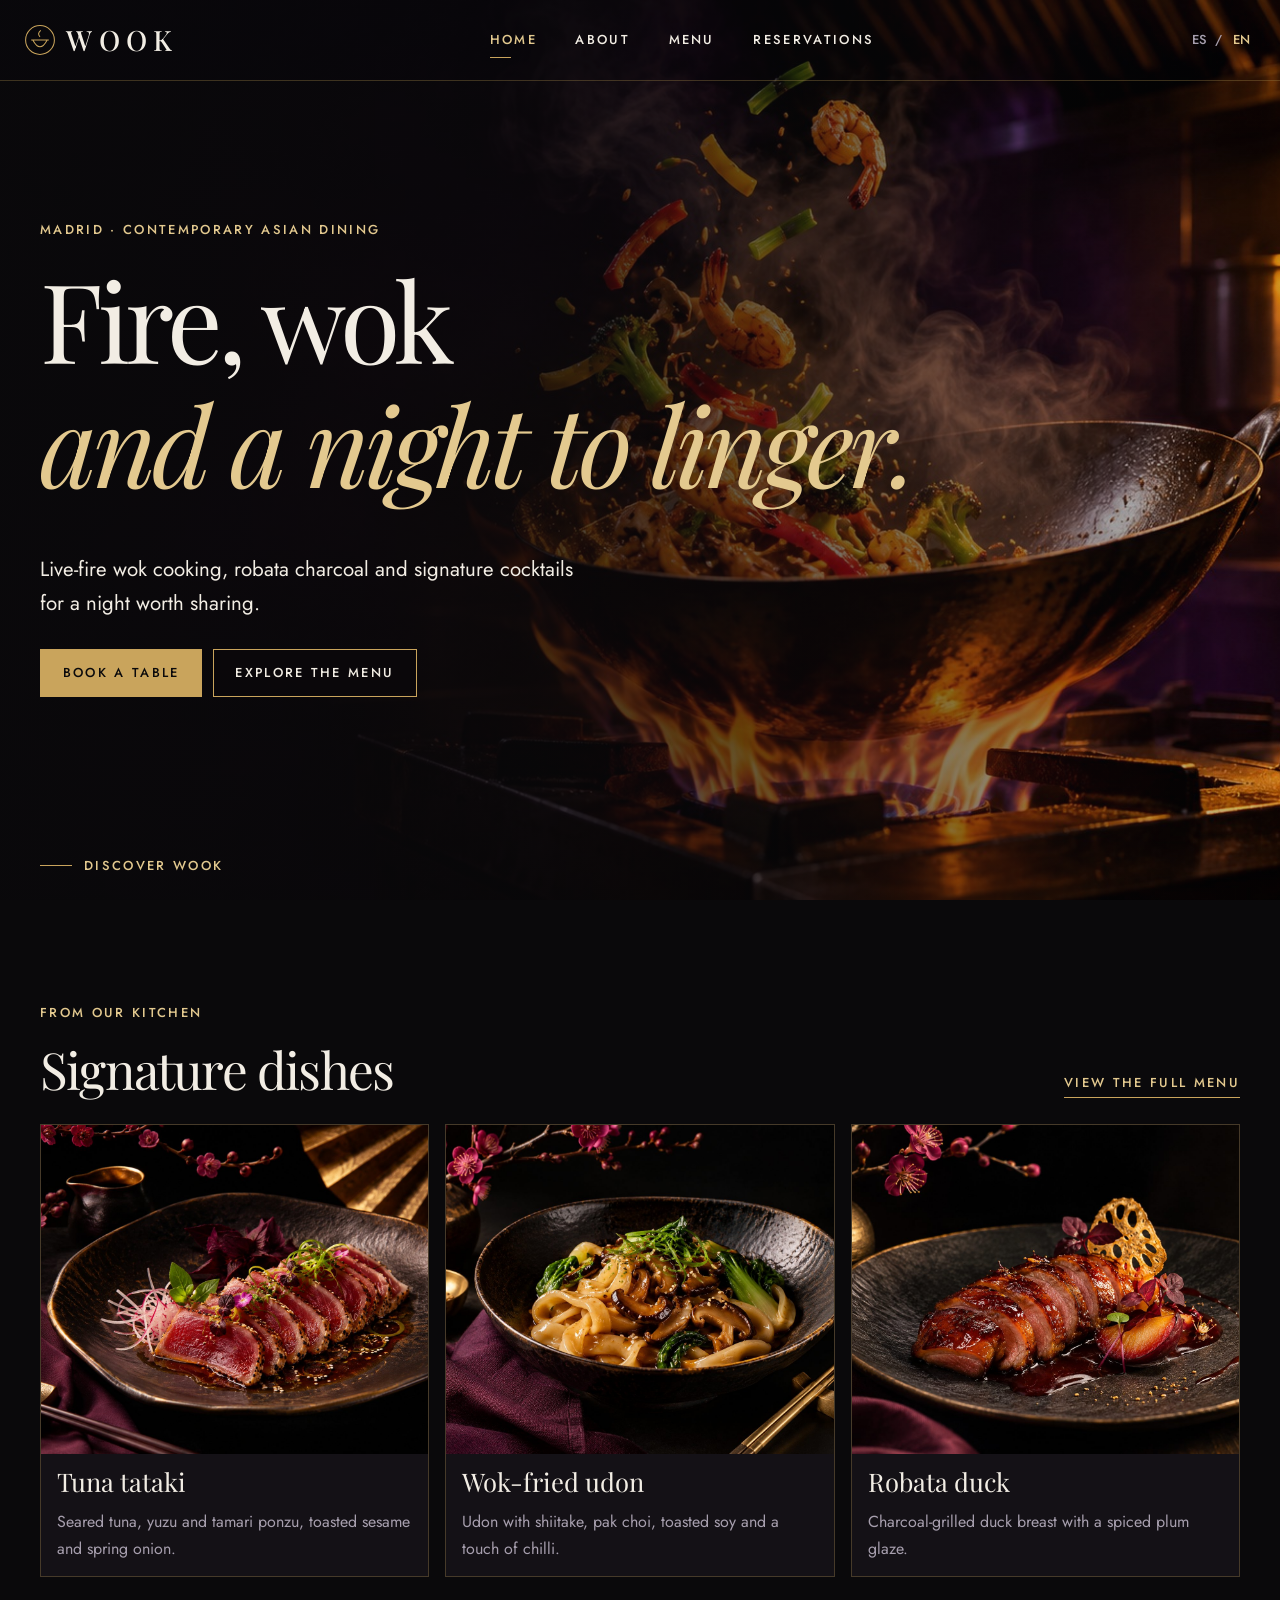
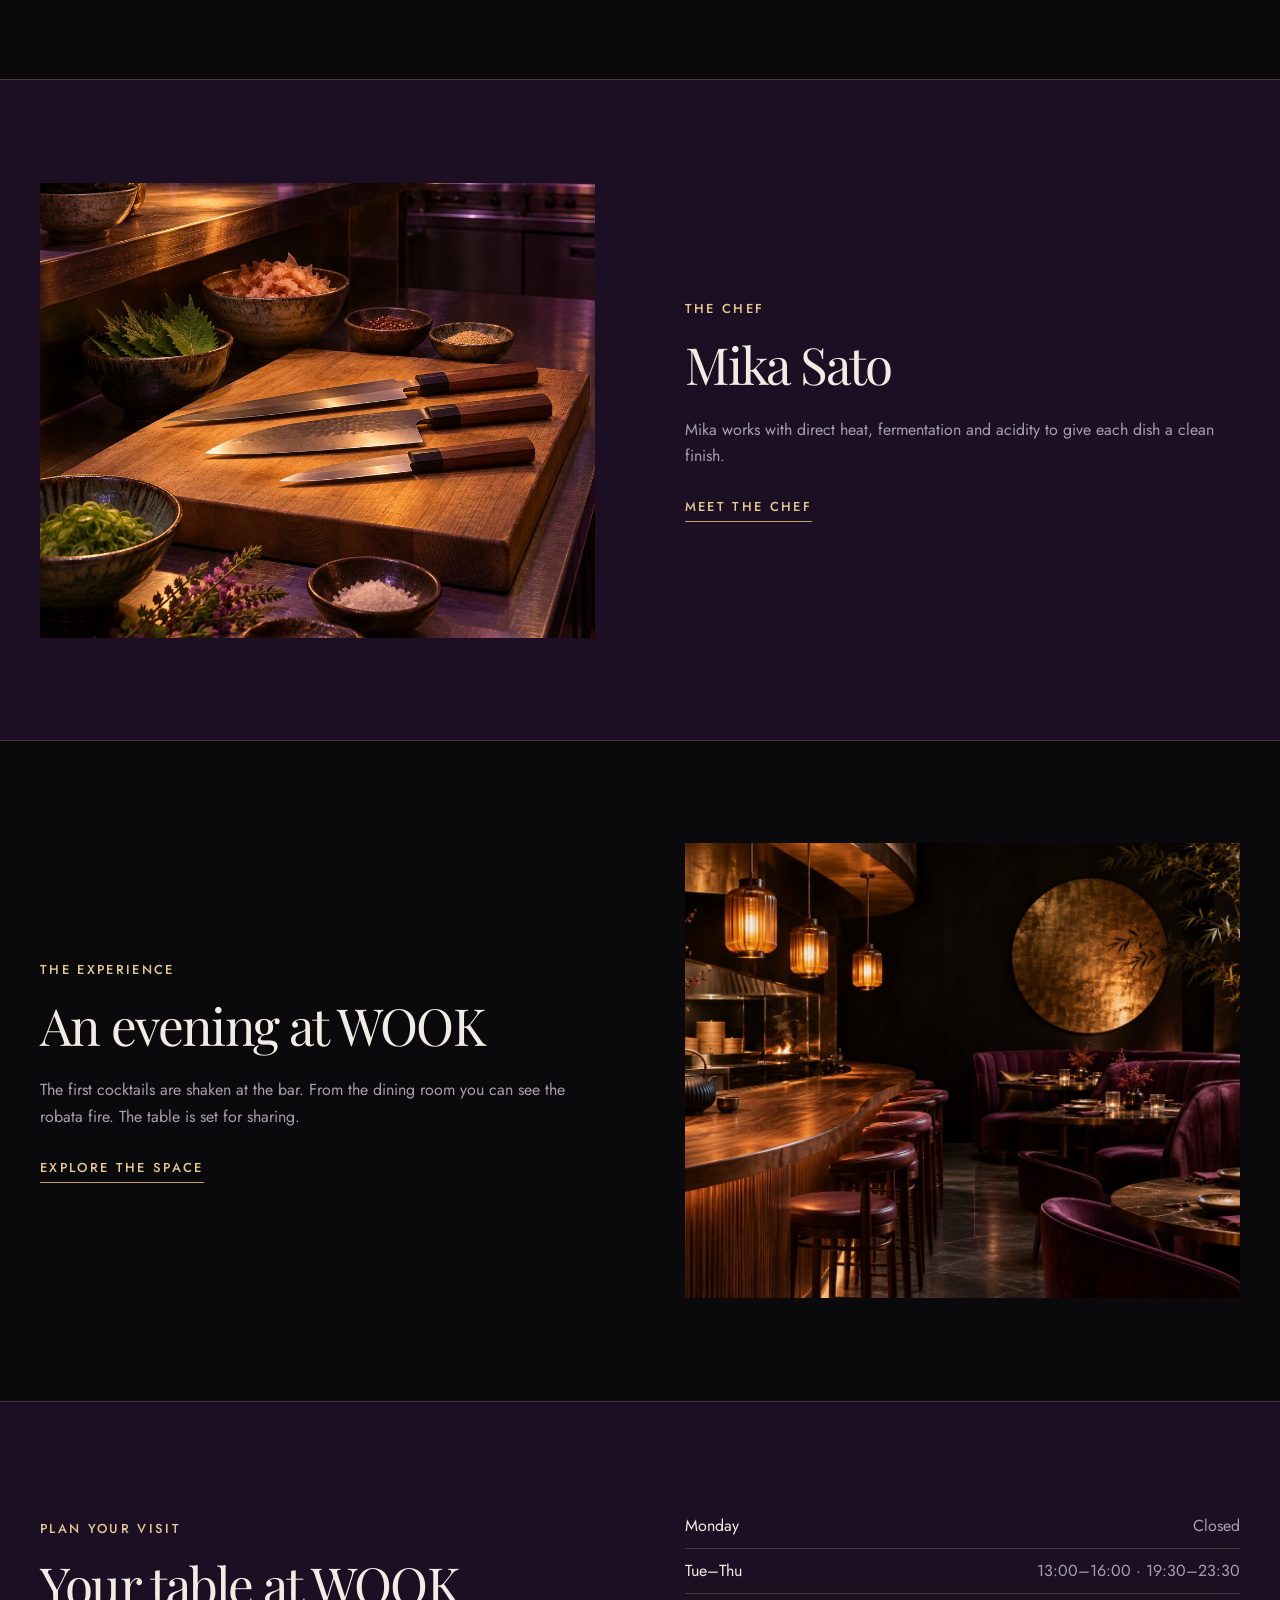
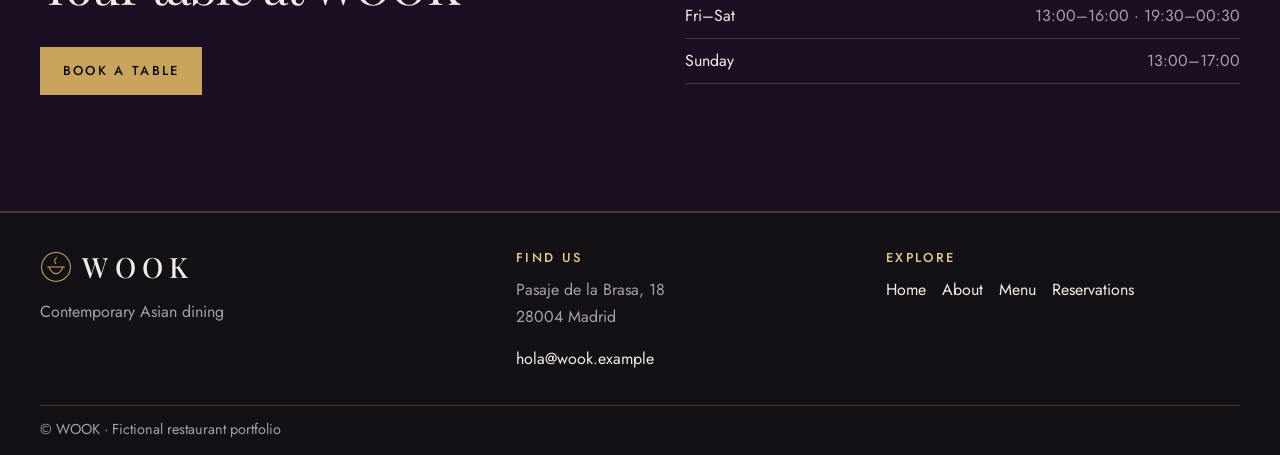
<file: index.html>
<!doctype html>
<html lang="es">
<head>
<meta charset="utf-8">
<meta name="viewport" content="width=device-width, initial-scale=1">
<title>WOOK | Cocina asiática contemporánea</title>
<meta name="description" content="Cocina asiática contemporánea de autor en Madrid. Wok, brasa y cócteles.">
<meta name="description-en" content="Contemporary Asian dining in Madrid. Live-fire wok, robata and signature cocktails.">
<meta name="title-en" content="WOOK | Contemporary Asian Dining">
<link rel="stylesheet" href="https://fonts.googleapis.com/css2?family=Jost:wght@300;400;500&family=Playfair+Display:ital,wght@0,400;0,500;1,400&display=swap">
<link rel="stylesheet" href="css/styles.css">
<script defer src="js/i18n.js"></script>
<script defer src="js/menu-data.js"></script>
<script defer src="js/main.js"></script>

</head>
<body class="page-index">
<a href="#main" class="skip-link" data-en="Skip to content">Saltar al contenido</a>
<header class="site-header"><div class="header-inner"><a class="brand" href="index.html" aria-label="WOOK — Inicio" data-en-aria-label="WOOK — Home"><svg viewBox="0 0 40 40" aria-hidden="true"><circle cx="20" cy="20" r="18"/><path d="M9 20h22m-20 0q9 17 18 0m-9-4q-4-4 1-8"/></svg>WOOK</a>
<button type="button" class="nav-toggle" aria-controls="main-nav" aria-expanded="false" data-en="Menu">Menú</button>
<nav id="main-nav" aria-label="Navegación principal" data-en-aria-label="Main navigation"><a href="index.html" aria-current="page" data-en="Home">Inicio</a><a href="nosotros.html" data-en="About">Nosotros</a><a href="menu.html" data-en="Menu">Menú</a><a href="reservas.html" data-en="Reservations">Reservas</a></nav>
<div class="lang" role="group" aria-label="Idioma" data-en-aria-label="Language"><button type="button" data-lang="es" aria-label="Español">ES</button><span aria-hidden="true">/</span><button type="button" data-lang="en" aria-label="English">EN</button></div>
</div></header>
<main id="main"><section class="hero">
<img class="hero-image" src="assets/img/hero-fuego.jpg" alt="Wok de hierro sobre llamas, con verduras y gambas en el aire entre el vapor" data-en-alt="Iron wok over flames, with vegetables and shrimp tossed through steam" fetchpriority="high">
<div class="wrap hero-inner"><p class="eyebrow" data-en="Madrid · Contemporary Asian dining">Madrid · Cocina asiática contemporánea</p>
<h1><span data-en="Fire, wok">Fuego, wok</span><br><em><span data-en="and a night to linger.">y sobremesa.</span></em></h1>
<p class="lede" data-en="Live-fire wok cooking, robata charcoal and signature cocktails for a night worth sharing.">Wok al fuego vivo, brasa robata y cócteles de autor para compartir la noche.</p>
<div class="actions"><a href="reservas.html" class="button" data-en="Book a table">Reservar mesa</a><a href="menu.html" class="button outline" data-en="Explore the menu">Explorar el menú</a></div>
</div><div class="wrap hero-bottom"><span aria-hidden="true"></span><a href="#firma" class="" data-en="Discover WOOK">Descubre WOOK</a></div></section>
<section id="firma" class="wrap section"><div class="section-heading reveal"><div><p class="eyebrow" data-en="From our kitchen">De nuestra cocina</p><h2 data-en="Signature dishes">Platos de la casa</h2></div><a href="menu.html" class="text-link" data-en="View the full menu">Ver carta completa</a></div>
<div id="signatures" class="cards"><article><img src="assets/img/atun.jpg" alt="Tataki de atún" data-en-alt="Tuna tataki" loading="lazy"><h3 data-en="Tuna tataki">Tataki de atún</h3></article><article><img src="assets/img/wok.jpg" alt="Udon al wok" data-en-alt="Wok-fried udon" loading="lazy"><h3 data-en="Wok-fried udon">Udon al wok</h3></article><article><img src="assets/img/pato.jpg" alt="Pato a la robata" data-en-alt="Robata duck" loading="lazy"><h3 data-en="Robata duck">Pato a la robata</h3></article></div></section>
<section class="band plum"><div class="wrap split reveal"><img class="kitchen-image" src="assets/img/cocina.jpg" alt="Cuchillos japoneses sobre una tabla, con cuencos de cerámica, hierbas y especias" data-en-alt="Japanese knives on a cutting board with ceramic bowls, herbs and spices" loading="lazy"><div><p class="eyebrow" data-en="The chef">La chef</p><h2 data-en="Mika Sato">Mika Sato</h2><p data-en="Mika works with direct heat, fermentation and acidity to give each dish a clean finish.">Mika trabaja con el calor directo, las fermentaciones y la acidez para dar a cada plato un final limpio.</p><a href="nosotros.html#chef" class="text-link" data-en="Meet the chef">Conoce a la chef</a></div></div></section>
<section class="band reverse"><div class="wrap split reveal"><img src="assets/img/interior.jpg" alt="Comedor WOOK iluminado en tonos ámbar" data-en-alt="WOOK dining room in amber light" loading="lazy"><div><p class="eyebrow" data-en="The experience">La experiencia</p><h2 data-en="An evening at WOOK">Una noche en WOOK</h2><p data-en="The first cocktails are shaken at the bar. From the dining room you can see the robata fire. The table is set for sharing.">En la barra se agita el primer cóctel. Desde el comedor se ve el fuego de la robata. La mesa está puesta para pedir al centro.</p><a href="nosotros.html#espacio" class="text-link" data-en="Explore the space">Descubre el espacio</a></div></div></section>
<section class="band plum visit-band"><div class="wrap split reveal"><div><p class="eyebrow" data-en="Plan your visit">Planifica tu visita</p><h2 data-en="Your table at WOOK">Tu mesa en WOOK</h2><a href="reservas.html" class="button" data-en="Book a table">Reservar mesa</a></div><dl class="hours"><div><dt data-en="Monday">Lunes</dt><dd data-en="Closed">Cerrado</dd></div><div><dt data-en="Tue–Thu">Mar–jue</dt><dd>13:00–16:00 · 19:30–23:30</dd></div><div><dt data-en="Fri–Sat">Vie–sáb</dt><dd>13:00–16:00 · 19:30–00:30</dd></div><div><dt data-en="Sunday">Domingo</dt><dd>13:00–17:00</dd></div></dl></div></section></main>
<footer><div class="wrap footer-grid"><div><a class="brand" href="index.html" aria-label="WOOK — Inicio" data-en-aria-label="WOOK — Home"><svg viewBox="0 0 40 40" aria-hidden="true"><circle cx="20" cy="20" r="18"/><path d="M9 20h22m-20 0q9 17 18 0m-9-4q-4-4 1-8"/></svg>WOOK</a><p data-en="Contemporary Asian dining">Cocina asiática contemporánea</p></div><div><h2 data-en="Find us">Encuéntranos</h2><p>Pasaje de la Brasa, 18<br>28004 Madrid</p><a href="mailto:hola@wook.example">hola@wook.example</a></div><div><h2 data-en="Explore">Explora</h2><nav aria-label="Enlaces del pie" data-en-aria-label="Footer links"><a href="index.html" data-en="Home">Inicio</a><a href="nosotros.html" data-en="About">Nosotros</a><a href="menu.html" data-en="Menu">Menú</a><a href="reservas.html" data-en="Reservations">Reservas</a></nav></div></div><div class="wrap footer-note"><span data-en="© WOOK · Fictional restaurant portfolio">© WOOK · Restaurante ficticio de portafolio</span></div></footer>
</body>
</html>
</file>
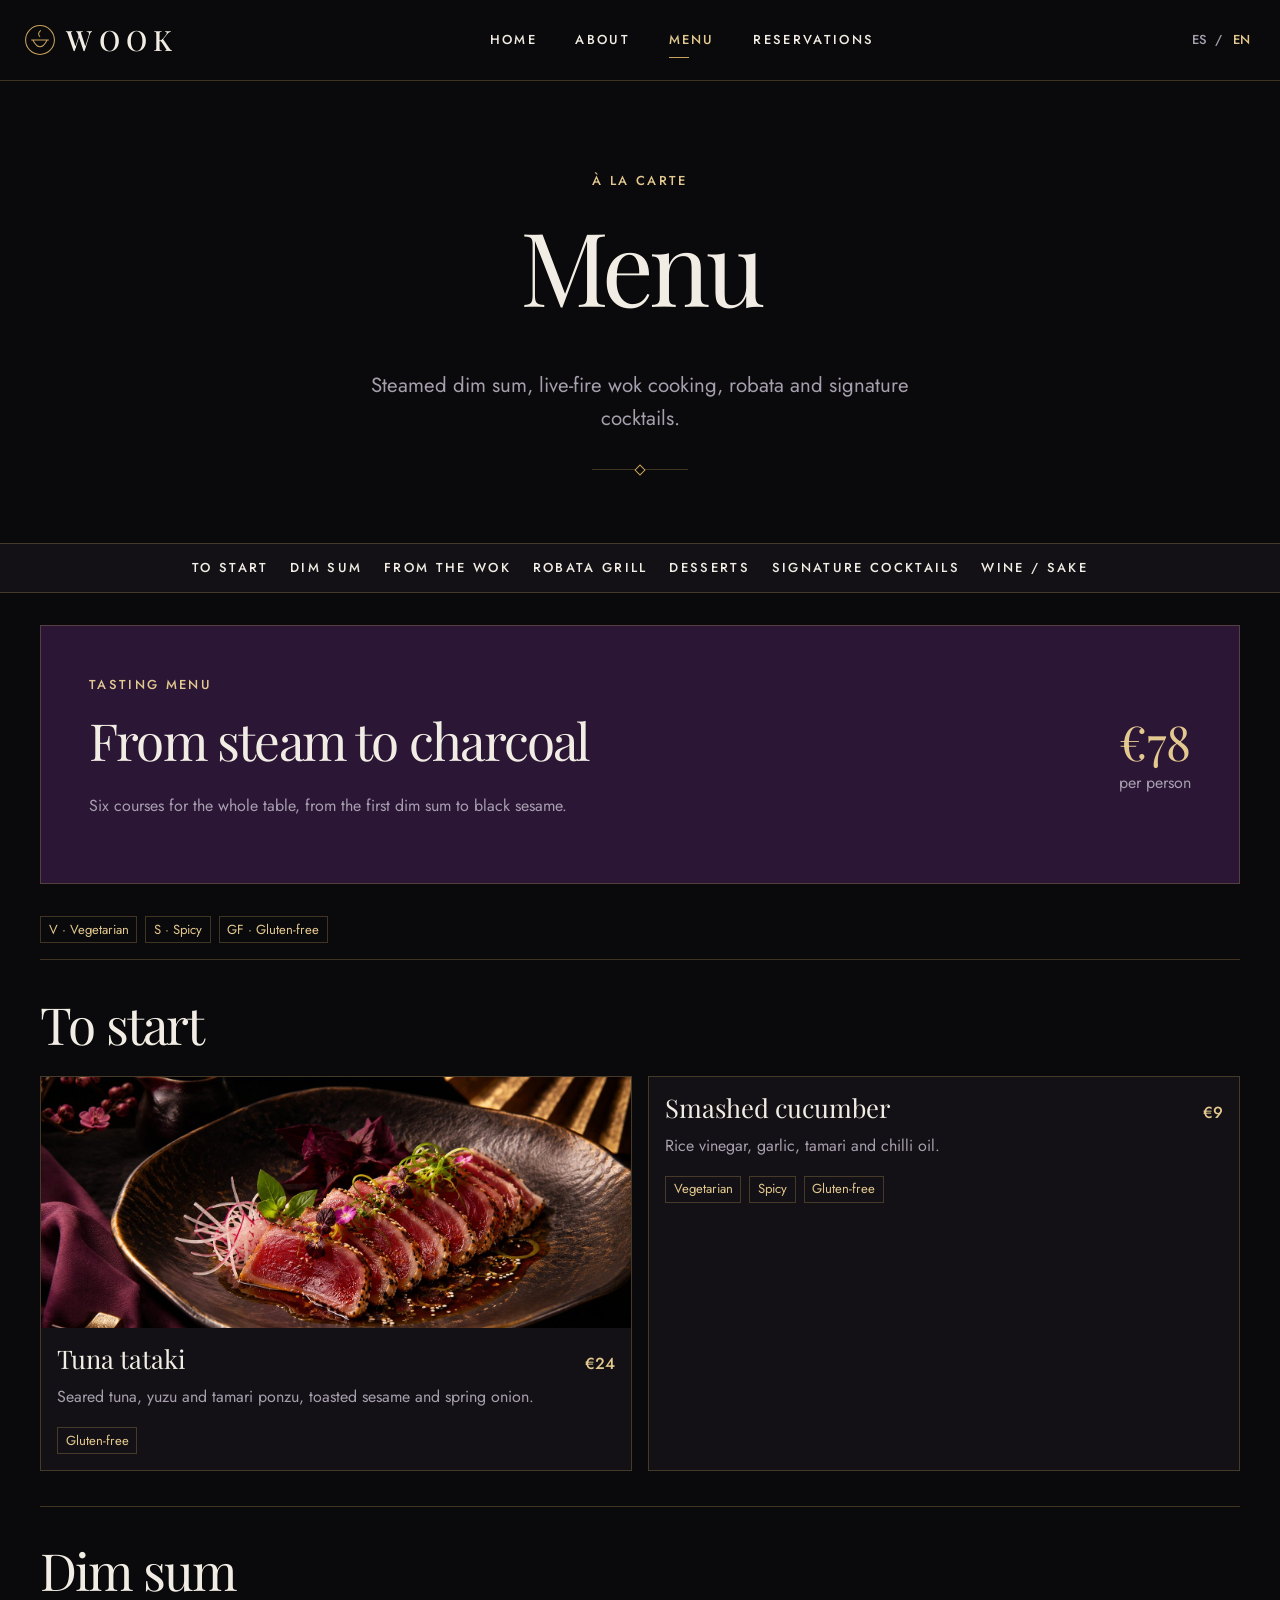
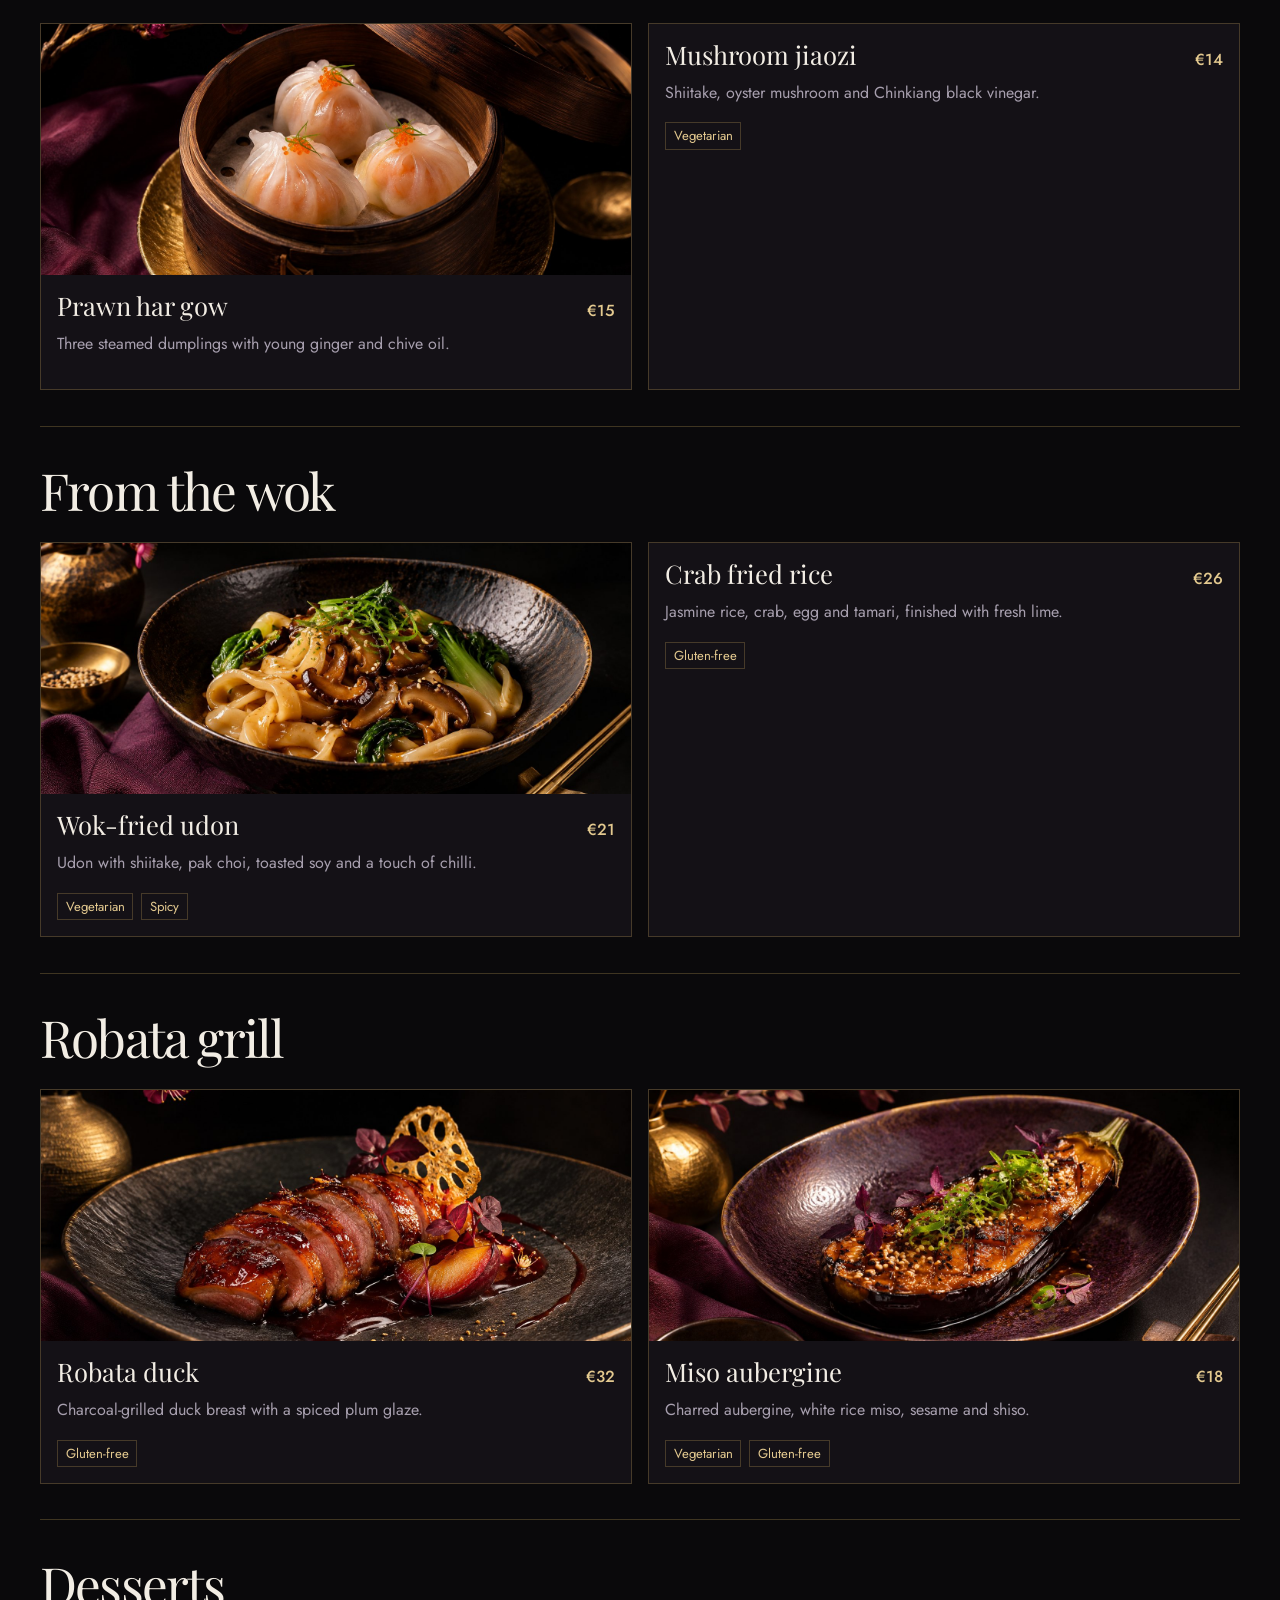
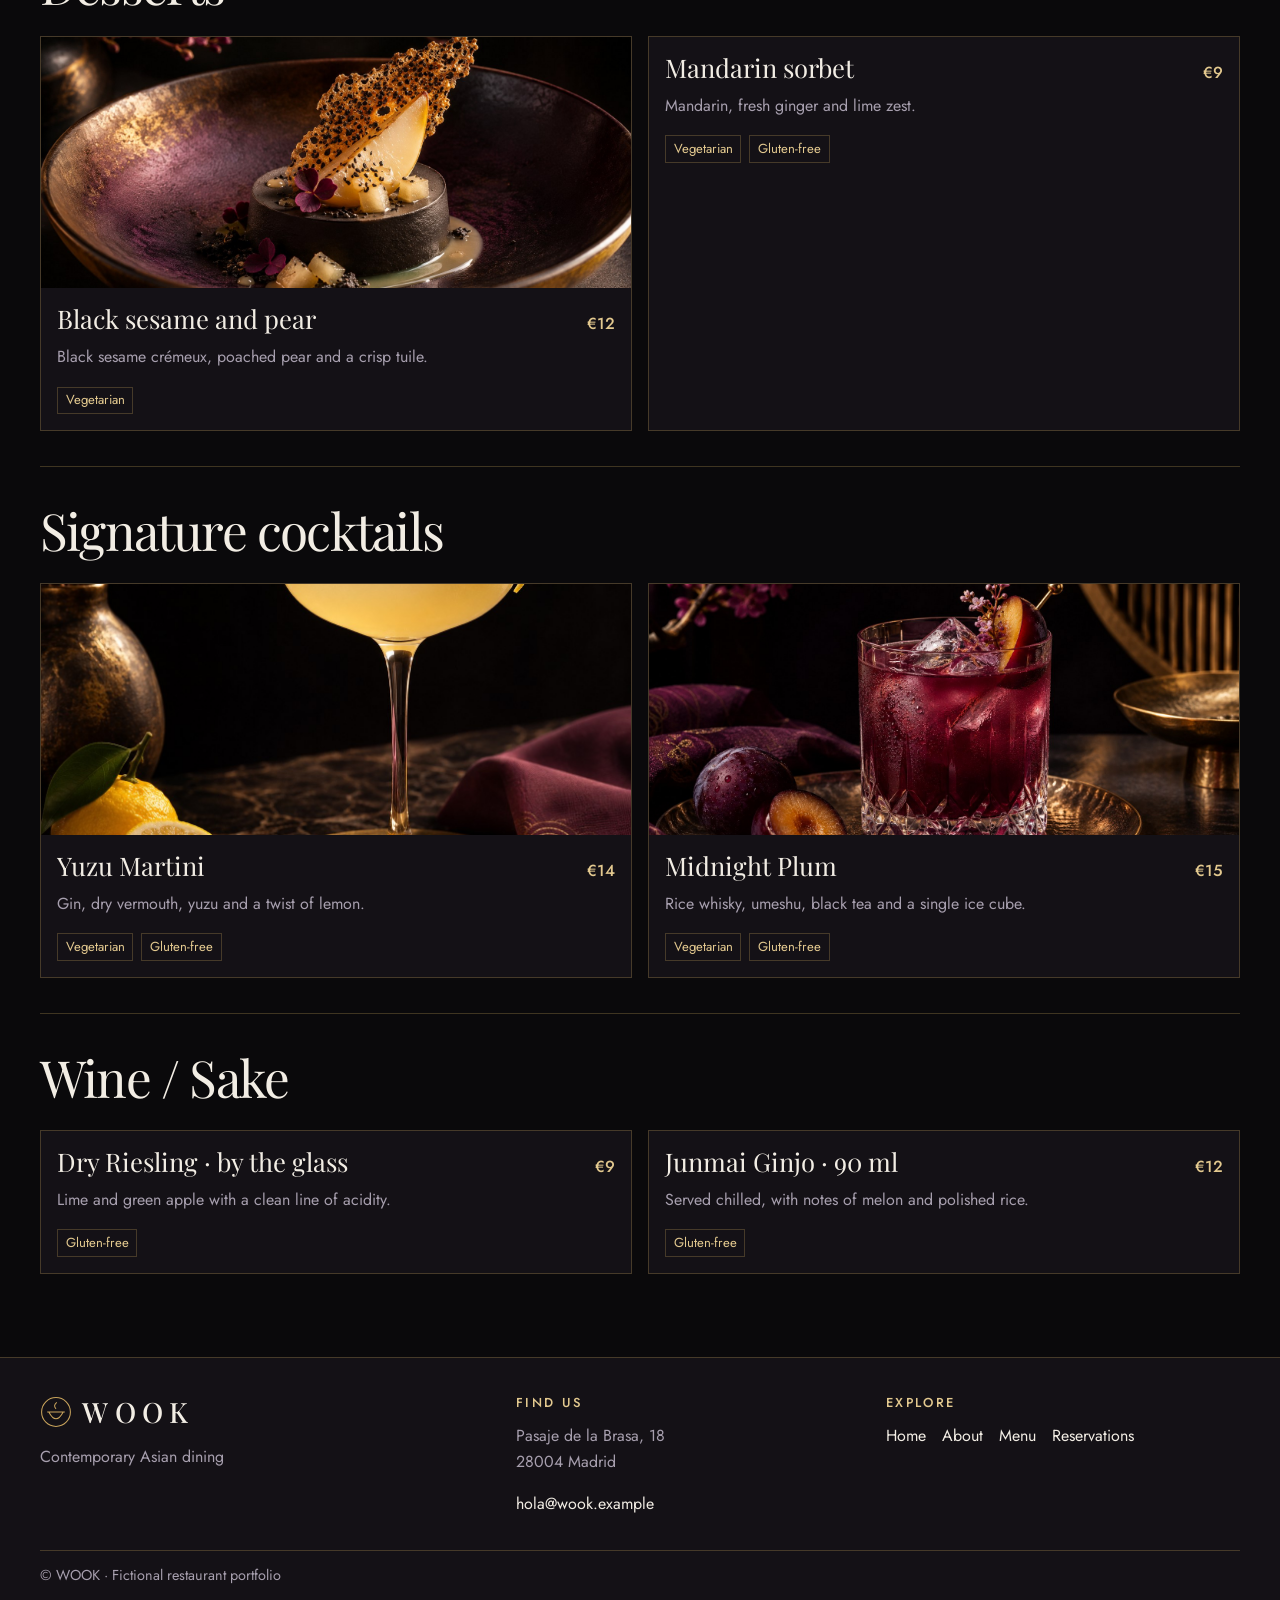
<file: menu.html>
<!doctype html>
<html lang="es">
<head>
<meta charset="utf-8">
<meta name="viewport" content="width=device-width, initial-scale=1">
<title>Menú | WOOK</title>
<meta name="description" content="Explora la carta y el menú degustación de WOOK.">
<meta name="description-en" content="Explore WOOK’s à la carte and tasting menus.">
<meta name="title-en" content="Menu | WOOK">
<link rel="stylesheet" href="https://fonts.googleapis.com/css2?family=Jost:wght@300;400;500&family=Playfair+Display:ital,wght@0,400;0,500;1,400&display=swap">
<link rel="stylesheet" href="css/styles.css">
<script defer src="js/i18n.js"></script>
<script defer src="js/menu-data.js"></script>
<script defer src="js/main.js"></script>

</head>
<body class="page-menu">
<a href="#main" class="skip-link" data-en="Skip to content">Saltar al contenido</a>
<header class="site-header"><div class="header-inner"><a class="brand" href="index.html" aria-label="WOOK — Inicio" data-en-aria-label="WOOK — Home"><svg viewBox="0 0 40 40" aria-hidden="true"><circle cx="20" cy="20" r="18"/><path d="M9 20h22m-20 0q9 17 18 0m-9-4q-4-4 1-8"/></svg>WOOK</a>
<button type="button" class="nav-toggle" aria-controls="main-nav" aria-expanded="false" data-en="Menu">Menú</button>
<nav id="main-nav" aria-label="Navegación principal" data-en-aria-label="Main navigation"><a href="index.html" data-en="Home">Inicio</a><a href="nosotros.html" data-en="About">Nosotros</a><a href="menu.html" aria-current="page" data-en="Menu">Menú</a><a href="reservas.html" data-en="Reservations">Reservas</a></nav>
<div class="lang" role="group" aria-label="Idioma" data-en-aria-label="Language"><button type="button" data-lang="es" aria-label="Español">ES</button><span aria-hidden="true">/</span><button type="button" data-lang="en" aria-label="English">EN</button></div>
</div></header>
<main id="main"><section class="page-head wrap"><p class="eyebrow" data-en="À la carte">La carta</p><h1 data-en="Menu">Menú</h1><p class="lede" data-en="Steamed dim sum, live-fire wok cooking, robata and signature cocktails.">Dim sum al vapor, wok a fuego vivo, robata y cócteles de autor.</p><span class="ornament" aria-hidden="true"></span></section><nav id="menu-nav" class="menu-nav" aria-label="Secciones del menú" data-en-aria-label="Menu sections"></nav>
<section class="wrap section tasting reveal"><div><p class="eyebrow" data-en="Tasting menu">Menú degustación</p><h2 data-en="From steam to charcoal">Del vapor a la brasa</h2><p data-en="Six courses for the whole table, from the first dim sum to black sesame.">Seis pases para toda la mesa, desde el primer dim sum hasta el sésamo negro.</p></div><div class="tasting-price"><strong data-en="€78">78 €</strong><span data-en="per person">por persona</span></div></section>
<div class="wrap menu-body"><div id="diet-legend" class="legend"></div><div id="menu-sections"></div><noscript>Activa JavaScript para mostrar la carta. / Enable JavaScript to view the menu.</noscript></div></main>
<footer><div class="wrap footer-grid"><div><a class="brand" href="index.html" aria-label="WOOK — Inicio" data-en-aria-label="WOOK — Home"><svg viewBox="0 0 40 40" aria-hidden="true"><circle cx="20" cy="20" r="18"/><path d="M9 20h22m-20 0q9 17 18 0m-9-4q-4-4 1-8"/></svg>WOOK</a><p data-en="Contemporary Asian dining">Cocina asiática contemporánea</p></div><div><h2 data-en="Find us">Encuéntranos</h2><p>Pasaje de la Brasa, 18<br>28004 Madrid</p><a href="mailto:hola@wook.example">hola@wook.example</a></div><div><h2 data-en="Explore">Explora</h2><nav aria-label="Enlaces del pie" data-en-aria-label="Footer links"><a href="index.html" data-en="Home">Inicio</a><a href="nosotros.html" data-en="About">Nosotros</a><a href="menu.html" data-en="Menu">Menú</a><a href="reservas.html" data-en="Reservations">Reservas</a></nav></div></div><div class="wrap footer-note"><span data-en="© WOOK · Fictional restaurant portfolio">© WOOK · Restaurante ficticio de portafolio</span></div></footer>
</body>
</html>
</file>
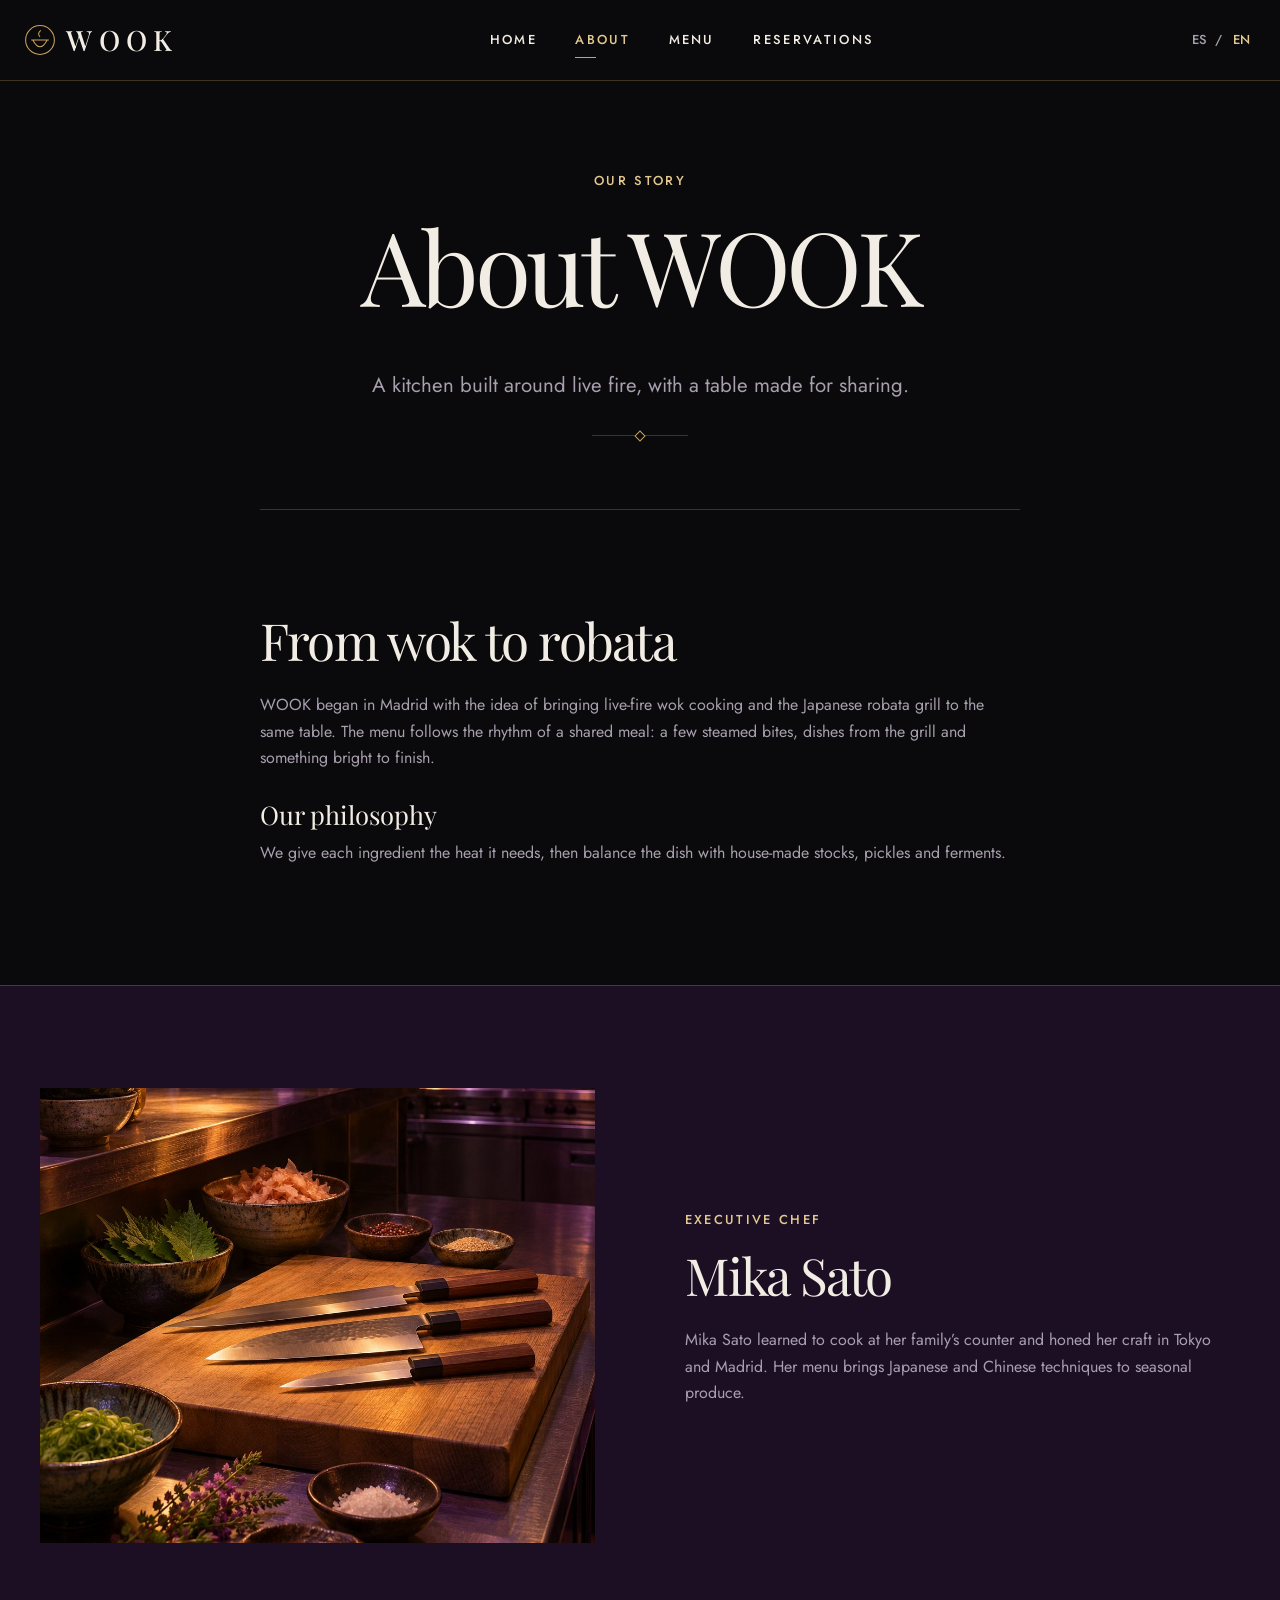
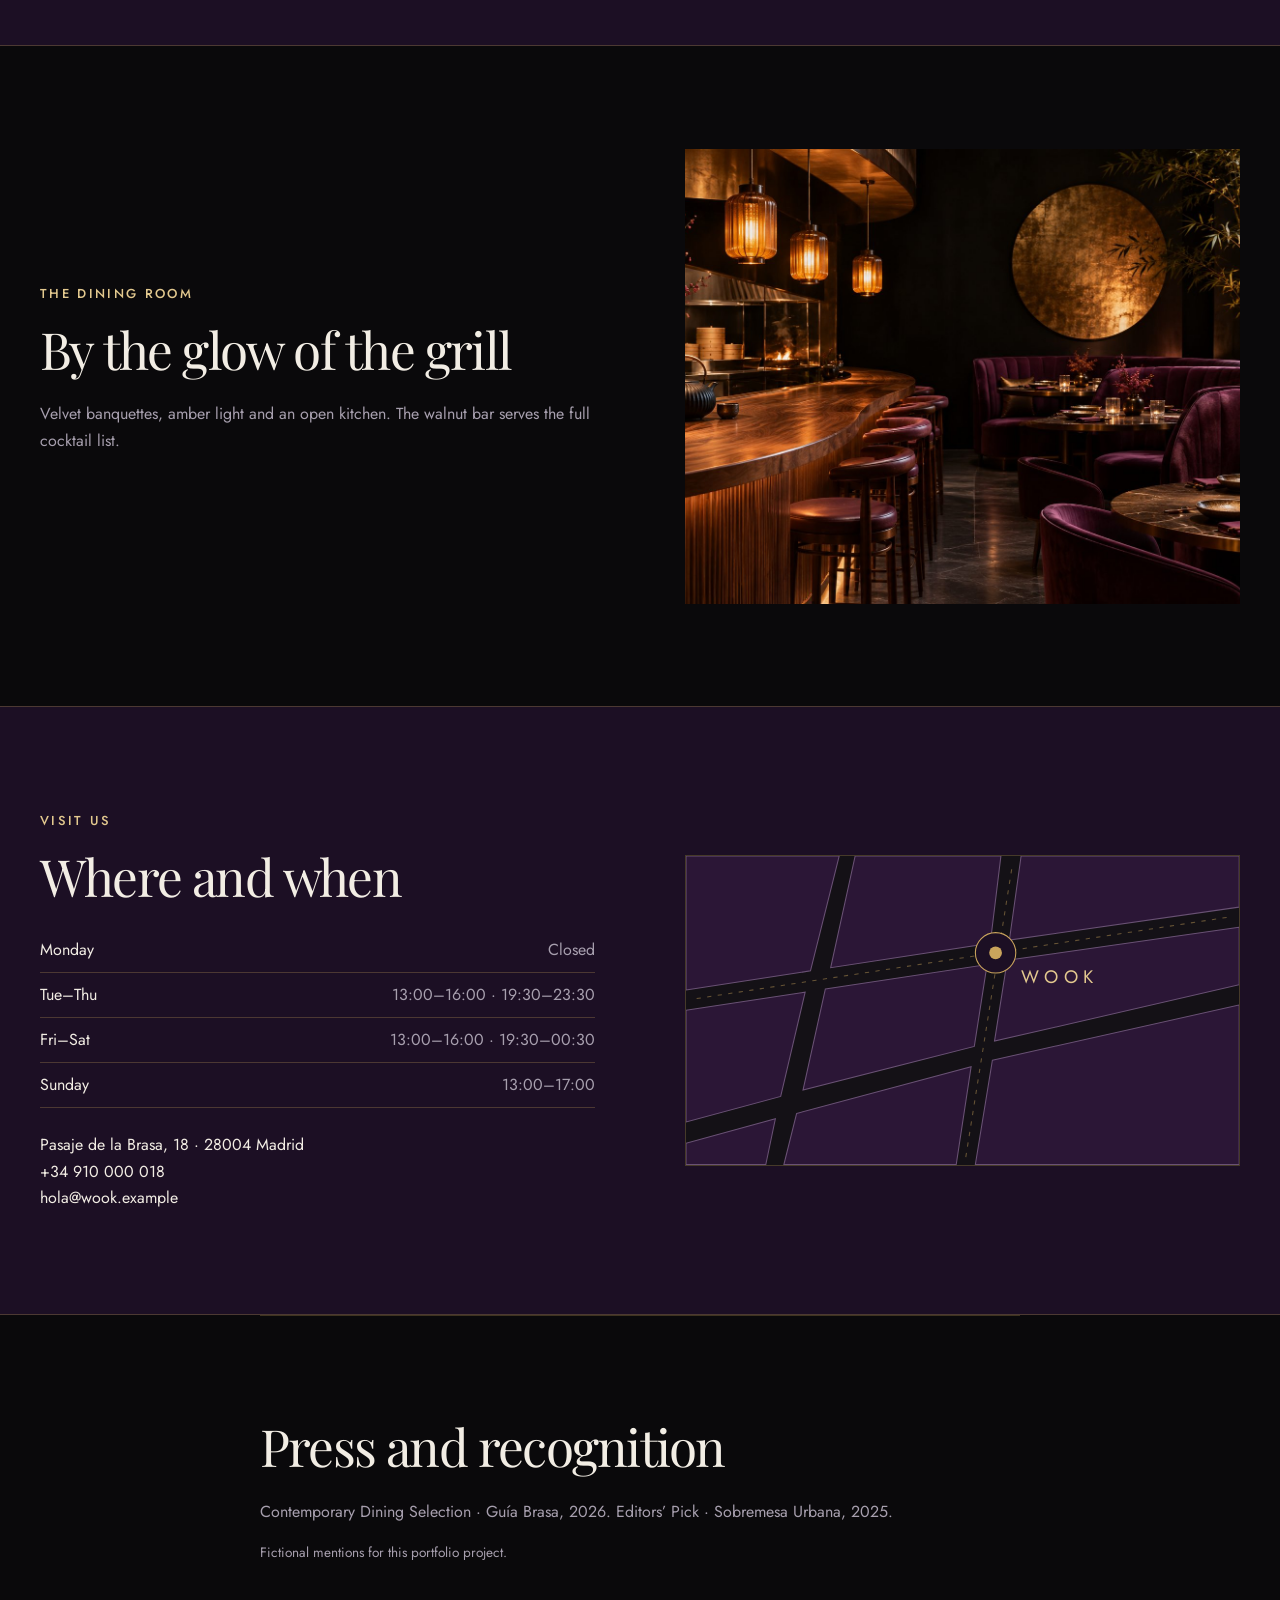
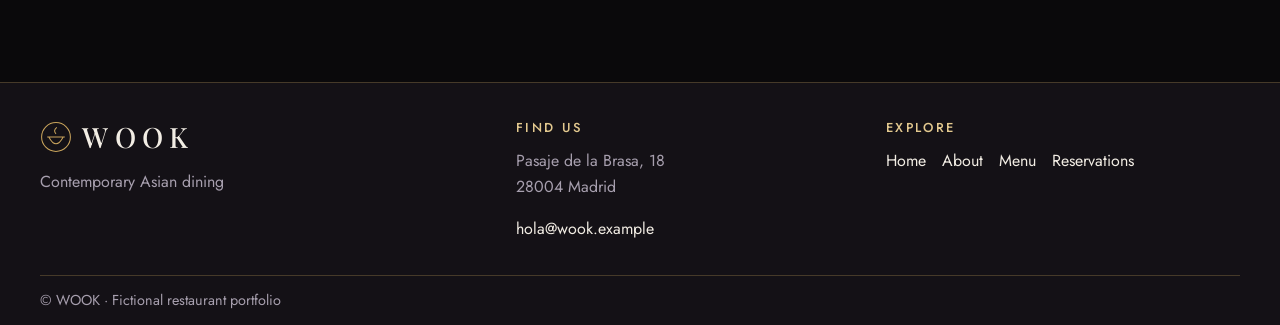
<file: nosotros.html>
<!doctype html>
<html lang="es">
<head>
<meta charset="utf-8">
<meta name="viewport" content="width=device-width, initial-scale=1">
<title>Nosotros | WOOK</title>
<meta name="description" content="La historia, la chef y el comedor de WOOK en Madrid.">
<meta name="description-en" content="Discover the story, chef and dining room behind WOOK in Madrid.">
<meta name="title-en" content="About | WOOK">
<link rel="stylesheet" href="https://fonts.googleapis.com/css2?family=Jost:wght@300;400;500&family=Playfair+Display:ital,wght@0,400;0,500;1,400&display=swap">
<link rel="stylesheet" href="css/styles.css">
<script defer src="js/i18n.js"></script>

<script defer src="js/main.js"></script>

</head>
<body class="page-nosotros">
<a href="#main" class="skip-link" data-en="Skip to content">Saltar al contenido</a>
<header class="site-header"><div class="header-inner"><a class="brand" href="index.html" aria-label="WOOK — Inicio" data-en-aria-label="WOOK — Home"><svg viewBox="0 0 40 40" aria-hidden="true"><circle cx="20" cy="20" r="18"/><path d="M9 20h22m-20 0q9 17 18 0m-9-4q-4-4 1-8"/></svg>WOOK</a>
<button type="button" class="nav-toggle" aria-controls="main-nav" aria-expanded="false" data-en="Menu">Menú</button>
<nav id="main-nav" aria-label="Navegación principal" data-en-aria-label="Main navigation"><a href="index.html" data-en="Home">Inicio</a><a href="nosotros.html" aria-current="page" data-en="About">Nosotros</a><a href="menu.html" data-en="Menu">Menú</a><a href="reservas.html" data-en="Reservations">Reservas</a></nav>
<div class="lang" role="group" aria-label="Idioma" data-en-aria-label="Language"><button type="button" data-lang="es" aria-label="Español">ES</button><span aria-hidden="true">/</span><button type="button" data-lang="en" aria-label="English">EN</button></div>
</div></header>
<main id="main"><section class="page-head wrap"><p class="eyebrow" data-en="Our story">Nuestra historia</p><h1 data-en="About WOOK">Nosotros</h1><p class="lede" data-en="A kitchen built around live fire, with a table made for sharing.">Una cocina de fuego vivo y una mesa pensada para compartir.</p><span class="ornament" aria-hidden="true"></span></section><section class="wrap section story reveal"><h2 data-en="From wok to robata">Del wok a la robata</h2><p data-en="WOOK began in Madrid with the idea of bringing live-fire wok cooking and the Japanese robata grill to the same table. The menu follows the rhythm of a shared meal: a few steamed bites, dishes from the grill and something bright to finish.">WOOK nació en Madrid de la idea de reunir en una misma mesa el wok a fuego vivo y la robata japonesa. El menú sigue el ritmo de una cena compartida: unos bocados al vapor, platos de la brasa y algo fresco para terminar.</p>
<h3 data-en="Our philosophy">Nuestra filosofía</h3><p data-en="We give each ingredient the heat it needs, then balance the dish with house-made stocks, pickles and ferments.">Cocinamos con el calor justo para cada ingrediente y ajustamos el plato con fondos, encurtidos y fermentos hechos en casa.</p></section>
<div id="chef"><section class="band plum"><div class="wrap split reveal"><img class="kitchen-image" src="assets/img/cocina.jpg" alt="Cuchillos japoneses sobre una tabla, con cuencos de cerámica, hierbas y especias" data-en-alt="Japanese knives on a cutting board with ceramic bowls, herbs and spices" loading="lazy"><div><p class="eyebrow" data-en="Executive chef">Chef ejecutiva</p><h2 data-en="Mika Sato">Mika Sato</h2><p data-en="Mika Sato learned to cook at her family’s counter and honed her craft in Tokyo and Madrid. Her menu brings Japanese and Chinese techniques to seasonal produce.">Mika Sato aprendió a cocinar en la barra de su familia y pulió su oficio entre Tokio y Madrid. Su carta combina técnicas japonesas y chinas con producto de temporada.</p></div></div></section></div>
<div id="espacio"><section class="band reverse"><div class="wrap split reveal"><img src="assets/img/interior.jpg" alt="Barra de nogal y banquetas color ciruela" data-en-alt="Walnut bar and plum-coloured banquettes" loading="lazy"><div><p class="eyebrow" data-en="The dining room">El espacio</p><h2 data-en="By the glow of the grill">A la luz de la brasa</h2><p data-en="Velvet banquettes, amber light and an open kitchen. The walnut bar serves the full cocktail list.">Banquetas de terciopelo, luz ámbar y una cocina a la vista. La barra de nogal sirve toda la carta de cócteles.</p></div></div></section></div>
<section class="band plum"><div class="wrap split reveal"><div><p class="eyebrow" data-en="Visit us">Visítanos</p><h2 data-en="Where and when">Dónde y cuándo</h2><dl class="hours"><div><dt data-en="Monday">Lunes</dt><dd data-en="Closed">Cerrado</dd></div><div><dt data-en="Tue–Thu">Mar–jue</dt><dd>13:00–16:00 · 19:30–23:30</dd></div><div><dt data-en="Fri–Sat">Vie–sáb</dt><dd>13:00–16:00 · 19:30–00:30</dd></div><div><dt data-en="Sunday">Domingo</dt><dd>13:00–17:00</dd></div></dl><address>Pasaje de la Brasa, 18 · 28004 Madrid<br><a href="tel:+34910000018">+34 910 000 018</a><br><a href="mailto:hola@wook.example">hola@wook.example</a></address></div><div class="map" role="img" aria-label="Mapa ilustrado ficticio del Pasaje de la Brasa y ubicación de WOOK" data-en-aria-label="Illustrated map of the fictional Pasaje de la Brasa showing WOOK"><svg viewBox="0 0 520 290" aria-hidden="true"><g fill="#2B1636" stroke="#695174"><path d="M0 0h144l-27 108L0 126zM159 0h137l-10 82-150 23zM315 0h205v48l-216 31zM0 145l112-17-23 98L0 250zM131 125l152-23-12 77-161 41zM302 98l218-31v54l-230 53zM0 270l84-23-9 43H0zM104 242l164-44-14 92H92zM288 192l232-52v150H272z"/></g><path d="M10 134L513 57M263 283L307 7" fill="none" stroke="#C9A45C" stroke-opacity=".45" stroke-dasharray="4 6"/><circle cx="291" cy="91" r="19" fill="#1C0F24" stroke="#C9A45C"/><circle cx="291" cy="91" r="6" fill="#C9A45C"/><text x="315" y="119" fill="#E3C98F" letter-spacing="5" font-size="17">WOOK</text></svg></div></div></section>
<section class="wrap section story reveal"><h2 data-en="Press and recognition">Prensa y reconocimientos</h2><p data-en="Contemporary Dining Selection · Guía Brasa, 2026. Editors’ Pick · Sobremesa Urbana, 2025.">Selección de cocina de autor · Guía Brasa, 2026. Recomendación editorial · Revista Sobremesa Urbana, 2025.</p><p class="small" data-en="Fictional mentions for this portfolio project.">Menciones ficticias de este proyecto de portafolio.</p></section></main>
<footer><div class="wrap footer-grid"><div><a class="brand" href="index.html" aria-label="WOOK — Inicio" data-en-aria-label="WOOK — Home"><svg viewBox="0 0 40 40" aria-hidden="true"><circle cx="20" cy="20" r="18"/><path d="M9 20h22m-20 0q9 17 18 0m-9-4q-4-4 1-8"/></svg>WOOK</a><p data-en="Contemporary Asian dining">Cocina asiática contemporánea</p></div><div><h2 data-en="Find us">Encuéntranos</h2><p>Pasaje de la Brasa, 18<br>28004 Madrid</p><a href="mailto:hola@wook.example">hola@wook.example</a></div><div><h2 data-en="Explore">Explora</h2><nav aria-label="Enlaces del pie" data-en-aria-label="Footer links"><a href="index.html" data-en="Home">Inicio</a><a href="nosotros.html" data-en="About">Nosotros</a><a href="menu.html" data-en="Menu">Menú</a><a href="reservas.html" data-en="Reservations">Reservas</a></nav></div></div><div class="wrap footer-note"><span data-en="© WOOK · Fictional restaurant portfolio">© WOOK · Restaurante ficticio de portafolio</span></div></footer>
</body>
</html>
</file>
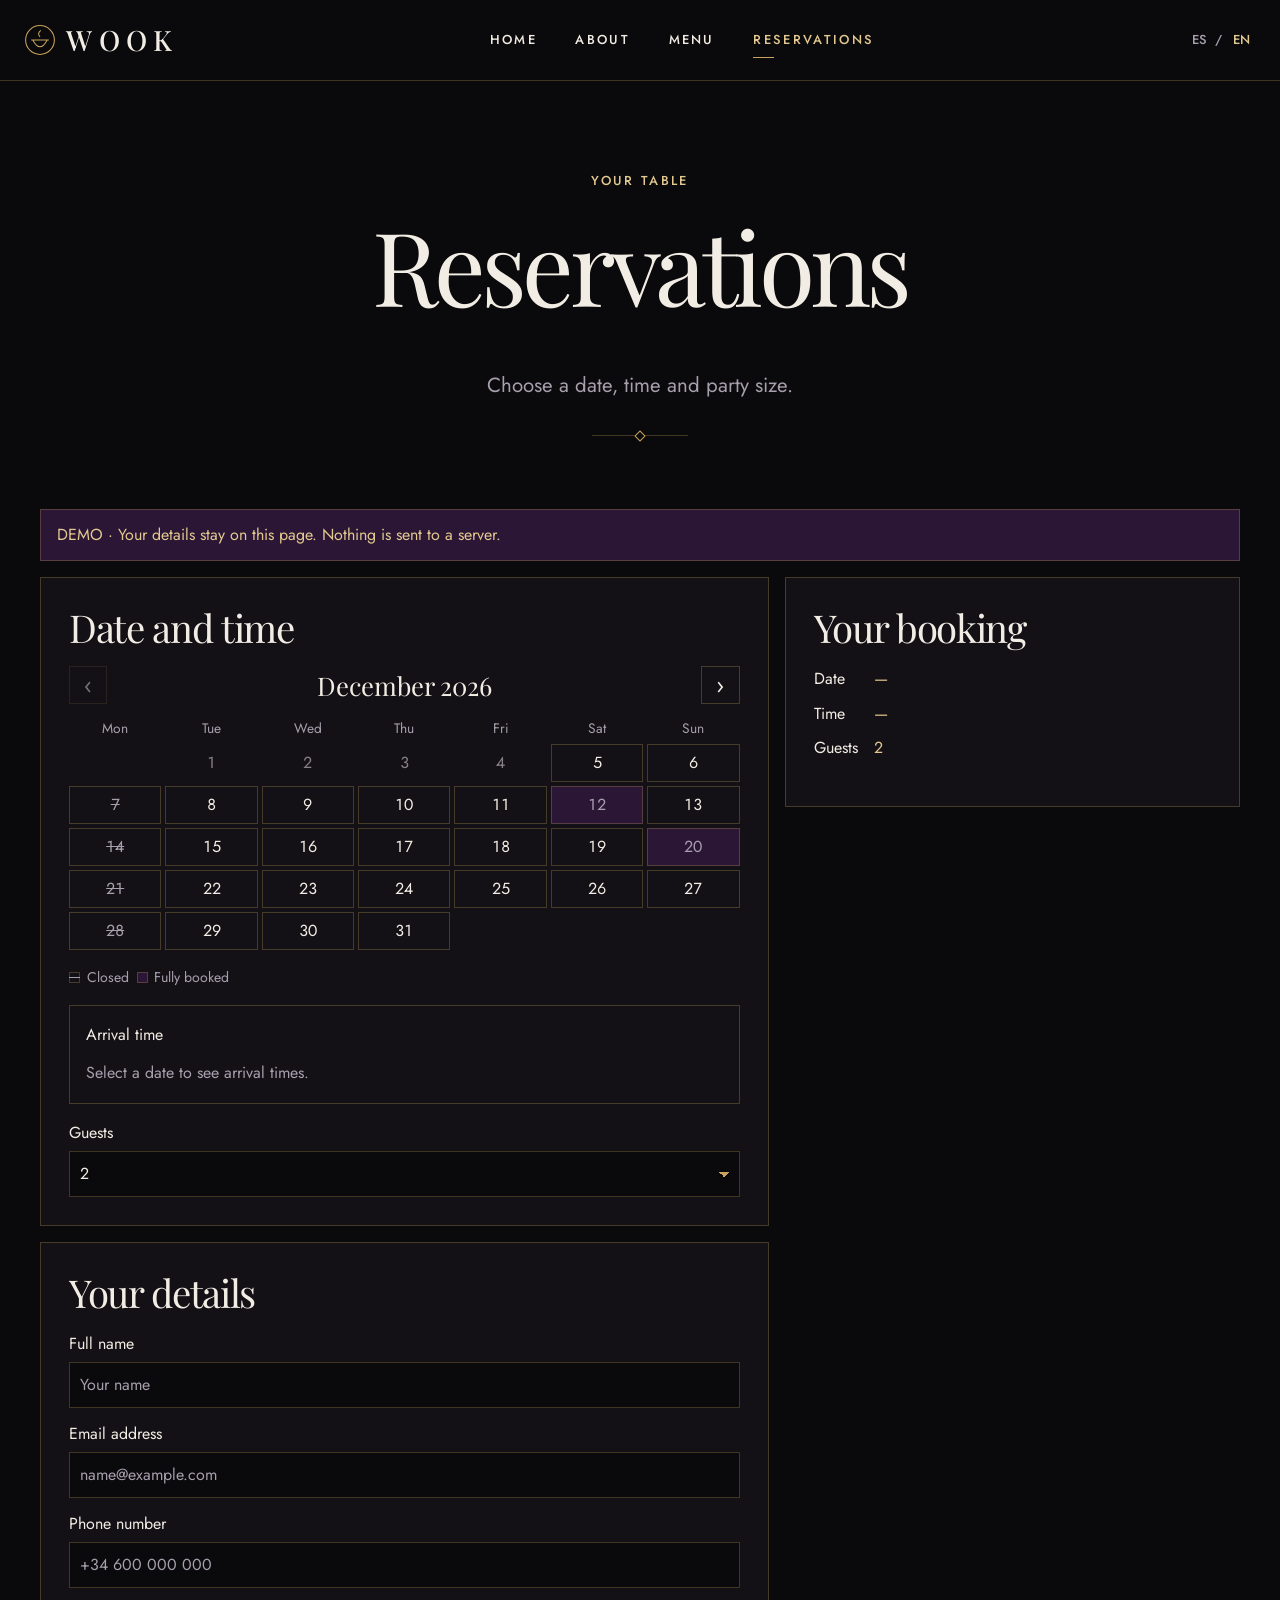
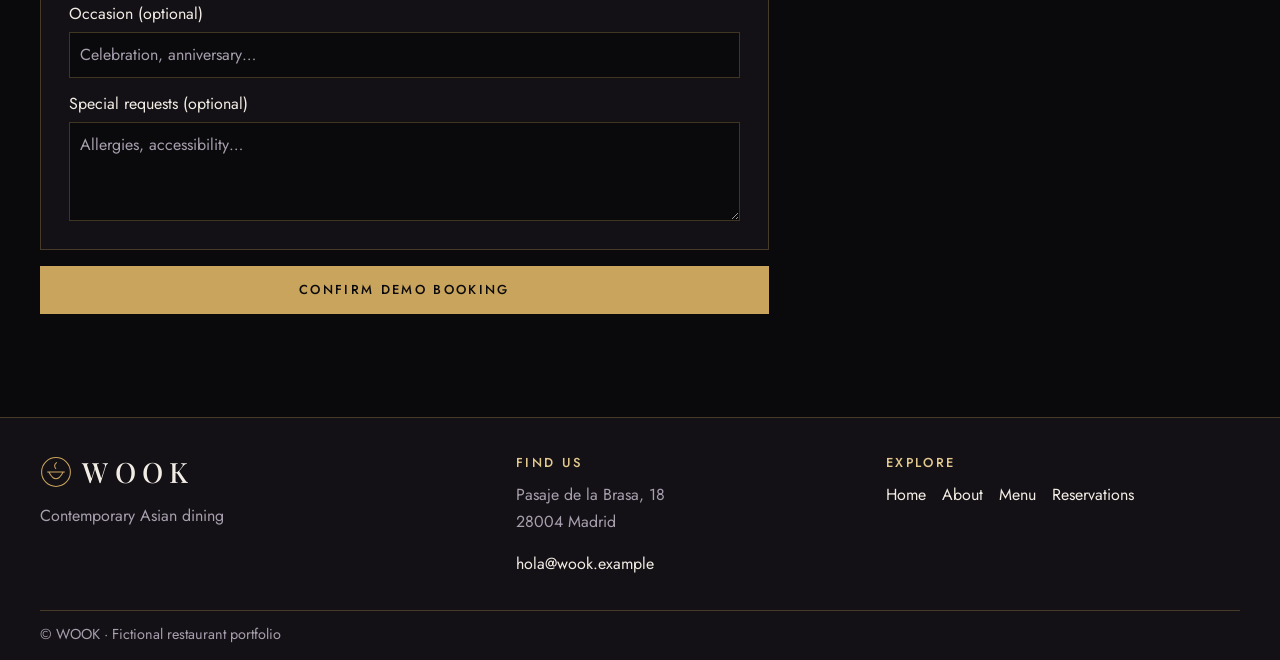
<file: reservas.html>
<!doctype html>
<html lang="es">
<head>
<meta charset="utf-8">
<meta name="viewport" content="width=device-width, initial-scale=1">
<title>Reservas | WOOK</title>
<meta name="description" content="Prueba el calendario de reservas de demostración de WOOK.">
<meta name="description-en" content="Try WOOK’s demo booking calendar.">
<meta name="title-en" content="Reservations | WOOK">
<link rel="stylesheet" href="https://fonts.googleapis.com/css2?family=Jost:wght@300;400;500&family=Playfair+Display:ital,wght@0,400;0,500;1,400&display=swap">
<link rel="stylesheet" href="css/styles.css">
<script defer src="js/i18n.js"></script>

<script defer src="js/main.js"></script>
<script defer src="js/reservations.js"></script>
</head>
<body class="page-reservas">
<a href="#main" class="skip-link" data-en="Skip to content">Saltar al contenido</a>
<header class="site-header"><div class="header-inner"><a class="brand" href="index.html" aria-label="WOOK — Inicio" data-en-aria-label="WOOK — Home"><svg viewBox="0 0 40 40" aria-hidden="true"><circle cx="20" cy="20" r="18"/><path d="M9 20h22m-20 0q9 17 18 0m-9-4q-4-4 1-8"/></svg>WOOK</a>
<button type="button" class="nav-toggle" aria-controls="main-nav" aria-expanded="false" data-en="Menu">Menú</button>
<nav id="main-nav" aria-label="Navegación principal" data-en-aria-label="Main navigation"><a href="index.html" data-en="Home">Inicio</a><a href="nosotros.html" data-en="About">Nosotros</a><a href="menu.html" data-en="Menu">Menú</a><a href="reservas.html" aria-current="page" data-en="Reservations">Reservas</a></nav>
<div class="lang" role="group" aria-label="Idioma" data-en-aria-label="Language"><button type="button" data-lang="es" aria-label="Español">ES</button><span aria-hidden="true">/</span><button type="button" data-lang="en" aria-label="English">EN</button></div>
</div></header>
<main id="main"><section class="page-head wrap"><p class="eyebrow" data-en="Your table">Tu mesa</p><h1 data-en="Reservations">Reservas</h1><p class="lede" data-en="Choose a date, time and party size.">Elige el día, la hora y el número de comensales.</p><span class="ornament" aria-hidden="true"></span></section><div class="wrap booking section"><div class="demo"><span data-en="DEMO · Your details stay on this page. Nothing is sent to a server.">DEMO · Los datos se quedan en esta página. Nada se envía a ningún servidor.</span></div>
<noscript>Activa JavaScript para usar el calendario de demostración. / Enable JavaScript to use the demo calendar.</noscript>
<form id="booking-form" class="booking-form" novalidate>
<section class="panel"><h2><span data-en="Date and time">Fecha y hora</span></h2><div class="calendar-head"><button type="button" id="prev" aria-label="Mes anterior" data-en-aria-label="Previous month">‹</button><h3 id="month" aria-live="polite"></h3><button type="button" id="next" aria-label="Mes siguiente" data-en-aria-label="Next month">›</button></div>
<div id="calendar" role="grid" aria-labelledby="month"></div>
<div class="legend"><span class="calendar-key closed"><span data-en="Closed">Cerrado</span></span><span class="calendar-key full"><span data-en="Fully booked">Completo</span></span></div>
<fieldset><legend><span data-en="Arrival time">Hora de llegada</span></legend><div id="times" class="times"></div></fieldset>
<label for="guests"><span data-en="Guests">Comensales</span><select id="guests" name="guests"><option value="1">1</option><option value="2" selected>2</option><option>3</option><option>4</option><option>5</option><option>6</option><option>7</option><option>8</option><option>9</option><option>10</option><option value="group" data-en="More than 10">Más de 10</option></select></label>
<p id="group-note" hidden><span data-en="Please contact us for group bookings">Contacte para grupos</span> · <a href="mailto:hola@wook.example">hola@wook.example</a></p></section>
<section class="panel"><h2><span data-en="Your details">Tus datos</span></h2>
<label for="name"><span data-en="Full name">Nombre completo</span><input id="name" name="name" type="text" placeholder="Tu nombre" data-en-placeholder="Your name" required autocomplete="name" maxlength="100"></label>
<label for="email"><span data-en="Email address">Correo electrónico</span><input id="email" name="email" type="email" placeholder="nombre@ejemplo.com" data-en-placeholder="name@example.com" required autocomplete="email" maxlength="150"></label>
<label for="phone"><span data-en="Phone number">Teléfono</span><input id="phone" name="phone" type="tel" placeholder="+34 600 000 000" data-en-placeholder="+34 600 000 000" required autocomplete="tel" maxlength="35"></label>
<label for="occasion"><span data-en="Occasion (optional)">Ocasión (opcional)</span><input id="occasion" name="occasion" type="text" placeholder="Celebración, aniversario…" data-en-placeholder="Celebration, anniversary…" maxlength="100"></label>
<label for="requests"><span data-en="Special requests (optional)">Peticiones especiales (opcional)</span><textarea id="requests" name="requests" rows="3" maxlength="500" placeholder="Alergias, accesibilidad…" data-en-placeholder="Allergies, accessibility…"></textarea></label>
</section><p id="booking-error" class="error" role="alert" hidden></p><button class="button" type="submit" disabled><span data-en="Confirm demo booking">Confirmar reserva demo</span></button></form>
<aside class="panel summary" aria-labelledby="summary-title"><h2 id="summary-title"><span data-en="Your booking">Tu reserva</span></h2><dl><dt><span data-en="Date">Fecha</span></dt><dd id="summary-date">—</dd><dt><span data-en="Time">Hora</span></dt><dd id="summary-time">—</dd><dt><span data-en="Guests">Comensales</span></dt><dd id="summary-guests">2</dd></dl><div id="confirmation" tabindex="-1" hidden></div></aside></div></main>
<footer><div class="wrap footer-grid"><div><a class="brand" href="index.html" aria-label="WOOK — Inicio" data-en-aria-label="WOOK — Home"><svg viewBox="0 0 40 40" aria-hidden="true"><circle cx="20" cy="20" r="18"/><path d="M9 20h22m-20 0q9 17 18 0m-9-4q-4-4 1-8"/></svg>WOOK</a><p data-en="Contemporary Asian dining">Cocina asiática contemporánea</p></div><div><h2 data-en="Find us">Encuéntranos</h2><p>Pasaje de la Brasa, 18<br>28004 Madrid</p><a href="mailto:hola@wook.example">hola@wook.example</a></div><div><h2 data-en="Explore">Explora</h2><nav aria-label="Enlaces del pie" data-en-aria-label="Footer links"><a href="index.html" data-en="Home">Inicio</a><a href="nosotros.html" data-en="About">Nosotros</a><a href="menu.html" data-en="Menu">Menú</a><a href="reservas.html" data-en="Reservations">Reservas</a></nav></div></div><div class="wrap footer-note"><span data-en="© WOOK · Fictional restaurant portfolio">© WOOK · Restaurante ficticio de portafolio</span></div></footer>
</body>
</html>
</file>
<file: css/styles.css>
:root {
  --black: #0A090B; --ink: #141116; --plum: #2B1636; --plum-deep: #1C0F24;
  --gold: #C9A45C; --gold-soft: #E3C98F; --ivory: #F2EDE4; --muted: #A79FAE;
  --line: rgba(201,164,92,.28); --header: 80px;
  --display: "Playfair Display", Georgia, serif; --body: Jost, system-ui, sans-serif;
}
*, *::before, *::after { box-sizing: border-box; }
html { scroll-padding-top: calc(var(--header) + 1rem); }
body { margin: 0; background: var(--black); color: var(--ivory); font: 400 1rem/1.65 var(--body); }
h1,h2,h3 { font: 400 1em/1.12 var(--display); margin: 0 0 .45em; }
h1 { font-size: clamp(3rem, 8vw, 7rem); letter-spacing: -.045em; }
h2 { font-size: clamp(2rem, 4vw, 3.7rem); letter-spacing: -.035em; }
h3 { font-size: clamp(1.3rem, 2vw, 1.8rem); }
p { margin: 0 0 1rem; color: var(--muted); }
a { color: inherit; text-decoration: none; }
a:hover { color: var(--gold-soft); }
button, input, select, textarea { font: inherit; }
button { cursor: pointer; }
button:disabled { cursor: default; }
:focus-visible { outline: 2px solid var(--gold-soft); outline-offset: 4px; }
img, svg { display: block; max-width: 100%; }
img { width: 100%; object-fit: cover; }
[hidden] { display: none !important; }
.wrap { width: min(100% - 3rem, 1200px); margin-inline: auto; }
.section, .band { padding-block: clamp(3.25rem, 8vw, 7rem); }
.plum { background: var(--plum-deep); border-block: 1px solid var(--line); }
.eyebrow, .button, .text-link, .hero-bottom, .site-header nav, .nav-toggle, .lang, .menu-nav, footer h2 {
  font-family: var(--body); font-size: .81rem; font-weight: 500; letter-spacing: .18em; text-transform: uppercase;
}
.eyebrow { color: var(--gold-soft); margin-bottom: 1.05rem; }
.lede { max-width: 34rem; font-size: clamp(1.06rem, 2vw, 1.28rem); }
.small { font-size: .85rem; }
.skip-link { position: fixed; top: .5rem; left: .5rem; z-index: 20; background: var(--black); padding: .5rem 1rem; transform: translateY(-150%); }
.skip-link:focus { transform: none; }
.site-header { position: fixed; inset: 0 0 auto; z-index: 10; border-bottom: 1px solid var(--line); background: var(--black); transition: background .25s; }
.page-index .site-header:not(.scrolled):not(.nav-open) { background: rgba(10,9,11,.18); }
.header-inner { width: min(100% - 3rem, 1320px); min-height: var(--header); margin: auto; display: flex; align-items: center; justify-content: space-between; gap: 1rem; }
.brand { font: 500 1.75rem/1 var(--display); letter-spacing: .22em; display: inline-flex; align-items: center; gap: .65rem; white-space: nowrap; }
.brand svg { width: 2rem; height: 2rem; fill: none; stroke: var(--gold); stroke-width: 1.3; }
.site-header nav { display: flex; gap: clamp(1rem, 3vw, 2.8rem); }
.site-header nav a { color: var(--ivory); position: relative; }
.site-header nav a:hover, .site-header nav a[aria-current] { color: var(--gold-soft); }
.site-header nav a[aria-current]::after { content: ""; position: absolute; bottom: -.45rem; left: 0; width: 1.3rem; border-bottom: 1px solid var(--gold); }
.lang { display: flex; align-items: center; gap: .2rem; color: var(--muted); }
.lang button, .nav-toggle { border: 0; padding: .35rem; background: transparent; color: var(--muted); }
.lang button[aria-pressed=true], .nav-toggle { color: var(--gold-soft); }
.nav-toggle { display: none; }
.button { display: inline-flex; justify-content: center; align-items: center; text-align: center; min-height: 48px; padding: .75rem 1.35rem; border: 1px solid var(--gold); background: var(--gold); color: var(--black); }
.button:hover { background: var(--gold-soft); color: var(--black); }
.button.outline { color: var(--ivory); background: rgba(10,9,11,.32); }
.button.outline:hover { color: var(--black); background: var(--gold-soft); }
.text-link { display: inline-block; padding-bottom: .25rem; border-bottom: 1px solid var(--gold); color: var(--gold-soft); }
.hero { min-height: 100vh; min-height: 100svh; position: relative; display: grid; align-items: center; isolation: isolate; padding-block: calc(var(--header) + 2rem) 6rem; background: var(--ink); }
.hero-image, .hero::after { position: absolute; inset: 0; width: 100%; height: 100%; z-index: -2; }
.hero-image { object-position: 65% center; }
.hero::after { content: ""; z-index: -1; background: linear-gradient(90deg, rgba(10,9,11,.92), rgba(10,9,11,.76) 42%, rgba(10,9,11,.46) 78%, rgba(10,9,11,.18) 100%); }
.hero h1 { font-size: clamp(3.4rem, 8.6vw, 8.2rem); }
.hero em { font-weight: 400; color: var(--gold-soft); }
.hero .lede { color: var(--ivory); }
.actions { display: flex; flex-wrap: wrap; gap: .65rem; margin-top: 1.75rem; }
.hero-bottom { position: absolute; inset: auto 0 1.5rem; display: flex; align-items: center; gap: .75rem; color: var(--gold-soft); }
.hero-bottom span { width: 2rem; border-top: 1px solid var(--gold); }
.section-heading { display: flex; justify-content: space-between; align-items: end; flex-wrap: wrap; gap: 1rem; margin-bottom: 1.65rem; }
.section-heading h2 { margin-bottom: 0; }
.cards { display: grid; grid-template-columns: repeat(3, minmax(0, 1fr)); gap: 1rem; }
.cards article { background: var(--ink); border: 1px solid var(--line); }
.cards img { aspect-ratio: 1.18; }
.cards h3, .cards p { margin: .85rem 1rem; }
.split { display: grid; grid-template-columns: repeat(2, minmax(0, 1fr)); align-items: center; gap: clamp(1.5rem, 7vw, 7rem); }
.split img { aspect-ratio: 1.22; object-position: center 38%; }
.split .kitchen-image { object-position: center 75%; }
.reverse .split img { order: 1; }
.split .text-link, .split .button { margin-top: .65rem; }
.hours { margin: 0 0 1.5rem; }
.hours div { display: flex; justify-content: space-between; flex-wrap: wrap; gap: .25rem 1rem; padding: .55rem 0; border-bottom: 1px solid var(--line); }
.hours dd { margin: 0; color: var(--muted); }
.page-head { text-align: center; padding-block: calc(var(--header) + clamp(3rem, 7vw, 6rem)) clamp(2rem, 5vw, 4.5rem); }
.page-head .lede { margin-inline: auto; }
.ornament { display: inline-block; width: 6rem; border-top: 1px solid var(--line); position: relative; }
.ornament::after { content: ""; position: absolute; top: -4px; left: calc(50% - 4px); width: 8px; height: 8px; border: 1px solid var(--gold); background: var(--black); transform: rotate(45deg); }
.story { max-width: 760px; border-top: 1px solid var(--line); }
.story h3 { margin-top: 1.75rem; }
address { font-style: normal; overflow-wrap: anywhere; }
.map { border: 1px solid var(--line); background: var(--ink); }
.map svg { width: 100%; }
.menu-nav { position: sticky; top: var(--header); z-index: 5; background: var(--ink); border-block: 1px solid var(--line); display: flex; justify-content: safe center; gap: 1.35rem; overflow-x: auto; padding: .85rem 1rem; }
.menu-nav a { flex: none; white-space: nowrap; }
.menu-body section { scroll-margin-top: 3rem; padding-block: 2.2rem; border-top: 1px solid var(--line); }
.menu-body { padding-bottom: 3rem; }
.tasting { display: flex; justify-content: space-between; align-items: center; gap: 1rem; margin-block: 2rem; background: var(--plum); border: 1px solid var(--line); padding: clamp(1.25rem, 4vw, 3rem); }
.tasting-price { white-space: nowrap; text-align: center; color: var(--muted); }
.tasting-price strong { display: block; font: 400 clamp(1.8rem, 5vw, 3rem)/1.2 var(--display); color: var(--gold-soft); }
.menu-grid { display: grid; grid-template-columns: repeat(2, minmax(0, 1fr)); gap: 1rem; }
.dish { background: var(--ink); border: 1px solid var(--line); min-width: 0; }
.dish img { aspect-ratio: 2.35; }
.dish-info { padding: 1rem; }
.dish-top { display: flex; justify-content: space-between; gap: .6rem; align-items: baseline; }
.dish-top strong { color: var(--gold-soft); white-space: nowrap; font-weight: 500; }
.legend, .tags, .times { display: flex; flex-wrap: wrap; gap: .5rem; }
.legend { color: var(--muted); margin-block: 1rem; }
.tag { display: inline-block; font-size: .82rem; border: 1px solid var(--line); padding: .12rem .48rem; color: var(--gold-soft); }
.booking { padding-top: 0; display: grid; grid-template-columns: minmax(0, 1.6fr) minmax(0, 1fr); gap: 1rem; align-items: start; }
.demo, .booking noscript { grid-column: 1 / -1; background: var(--plum); border: 1px solid var(--line); padding: .75rem 1rem; color: var(--gold-soft); }
.booking-form { display: grid; gap: 1rem; }
.panel { padding: clamp(.85rem, 3vw, 1.75rem); background: var(--ink); border: 1px solid var(--line); }
.panel h2 { font-size: clamp(1.5rem, 3vw, 2.5rem); }
.summary { position: sticky; top: calc(var(--header) + 1rem); }
.summary dl { display: grid; grid-template-columns: auto 1fr; gap: .5rem 1rem; }
.summary dd { margin: 0; color: var(--gold-soft); }
.calendar-head { display: grid; grid-template-columns: 2.4rem 1fr 2.4rem; align-items: center; margin-block: .8rem; gap: .5rem; }
.calendar-head h3 { text-align: center; margin: 0; }
.calendar-head button, .day, .time { color: var(--ivory); border: 1px solid var(--line); background: transparent; min-height: 38px; }
.calendar-head button { font-size: 1.45rem; line-height: 1; }
.calendar-head button:disabled { opacity: .45; }
.calendar-row { display: grid; grid-template-columns: repeat(7,minmax(0,1fr)); gap: .25rem; text-align: center; margin-bottom: .25rem; }
.weekday { font-size: .86rem; color: var(--muted); }
.day { width: 100%; padding: 0; line-height: 1; font-variant-numeric: tabular-nums; }
.day[aria-disabled=true] { color: var(--muted); cursor: default; }
.day.closed { text-decoration: line-through; }
.day.full { background: var(--plum); }
.day.outside { color: #87808b; border-color: transparent; }
.day:not([aria-disabled=true]):hover, .time:hover, .calendar-head button:not(:disabled):hover { border-color: var(--gold-soft); }
.day.selected, .time[aria-pressed=true] { background: var(--gold); color: var(--black); }
.time { padding-inline: .58rem; }
.calendar-key { display: inline-flex; align-items: center; gap: .4rem; font-size: .88rem; }
.calendar-key::before { content: ""; width: .7rem; height: .7rem; border: 1px solid var(--line); }
.calendar-key.closed::before { background: linear-gradient(0deg, transparent 40%, var(--muted) 40% 60%, transparent 60%); }
.calendar-key.full::before { background: var(--plum); }
fieldset { margin: 1rem 0; border: 1px solid var(--line); padding: 1rem; min-width: 0; }
/* Legend dentro del recuadro, sin cortar el borde */
fieldset > legend { float: left; width: 100%; padding: 0; margin-bottom: .75rem; }
fieldset > legend + * { clear: both; }
fieldset p { margin: 0; }
label { display: grid; gap: .3rem; margin-top: .8rem; }
input, select, textarea { width: 100%; padding: .55rem .65rem; color: var(--ivory); background: var(--black); color-scheme: dark; border: 1px solid var(--line); border-radius: 0; }
textarea { resize: vertical; }
input::placeholder, textarea::placeholder { color: var(--muted); opacity: 1; }
select { appearance: none; padding-right: 2rem; background: linear-gradient(45deg, transparent 50%, var(--gold) 50%) right 15px center / 5px 5px no-repeat, linear-gradient(135deg, var(--gold) 50%, transparent 50%) right 10px center / 5px 5px no-repeat, var(--black); }
.error, [aria-invalid=true] { border: 1px solid #f5a9a3; }
.error { padding: .6rem .8rem; margin: 0; color: #f5a9a3; }
#confirmation { border-top: 1px solid var(--line); padding-top: 1rem; }
#confirmation strong { color: var(--gold-soft); }
footer { border-top: 1px solid var(--line); background: var(--ink); padding-top: 2.4rem; }
.footer-grid { display: grid; grid-template-columns: 1.3fr 1fr 1fr; gap: 1rem; }
.footer-grid p { margin-top: .45rem; }
.footer-grid nav { display: flex; flex-wrap: wrap; gap: .2rem 1rem; }
footer h2 { color: var(--gold-soft); margin-bottom: .75rem; }
.footer-note { border-top: 1px solid var(--line); margin-top: 2rem; padding-block: .8rem; color: var(--muted); font-size: .9rem; }
.reveal.entered { animation: rise .65s ease-out both; }
@keyframes rise { from { opacity: .6; transform: translateY(12px); } to { opacity: 1; transform: none; } }
@media (max-width: 740px) {
  :root { --header: 66px; }
  .wrap, .header-inner { width: calc(100% - 2rem); }
  .header-inner { gap: .6rem; }
  .brand { font-size: 1.4rem; }
  .brand svg { width: 1.65rem; height: 1.65rem; }
  .site-header nav { flex-wrap: wrap; gap: .5rem 1rem; }
  .js .nav-toggle { display: inline-block; margin-left: auto; }
  .js .site-header nav { display: none; position: absolute; top: 100%; left: 0; right: 0; background: var(--black); padding: 1.25rem 1rem; border-bottom: 1px solid var(--line); }
  .js .site-header.nav-open nav { display: flex; flex-direction: column; }
  .js .site-header.nav-open nav a { padding-block: .35rem; align-self: start; }
  .split, .booking { grid-template-columns: minmax(0, 1fr); }
  .reverse .split img { order: 0; }
  .summary { position: static; }
  .footer-grid { grid-template-columns: 1fr 1fr; }
  .footer-grid > :first-child { grid-column: 1 / -1; }
}
@media (max-width: 510px) {
  .cards, .menu-grid { grid-template-columns: minmax(0, 1fr); }
  .cards img { aspect-ratio: 1.65; }
  .hero::after { background: rgba(10,9,11,.68); }
  .tasting { align-items: flex-start; flex-direction: column; }
  .tasting-price { text-align: left; }
  .footer-grid { grid-template-columns: 1fr; }
  .header-inner:not(.js .header-inner) { flex-wrap: wrap; }
}
@media (prefers-reduced-motion: reduce) {
  *, *::before, *::after { animation: none !important; transition: none !important; }
}
</file>
